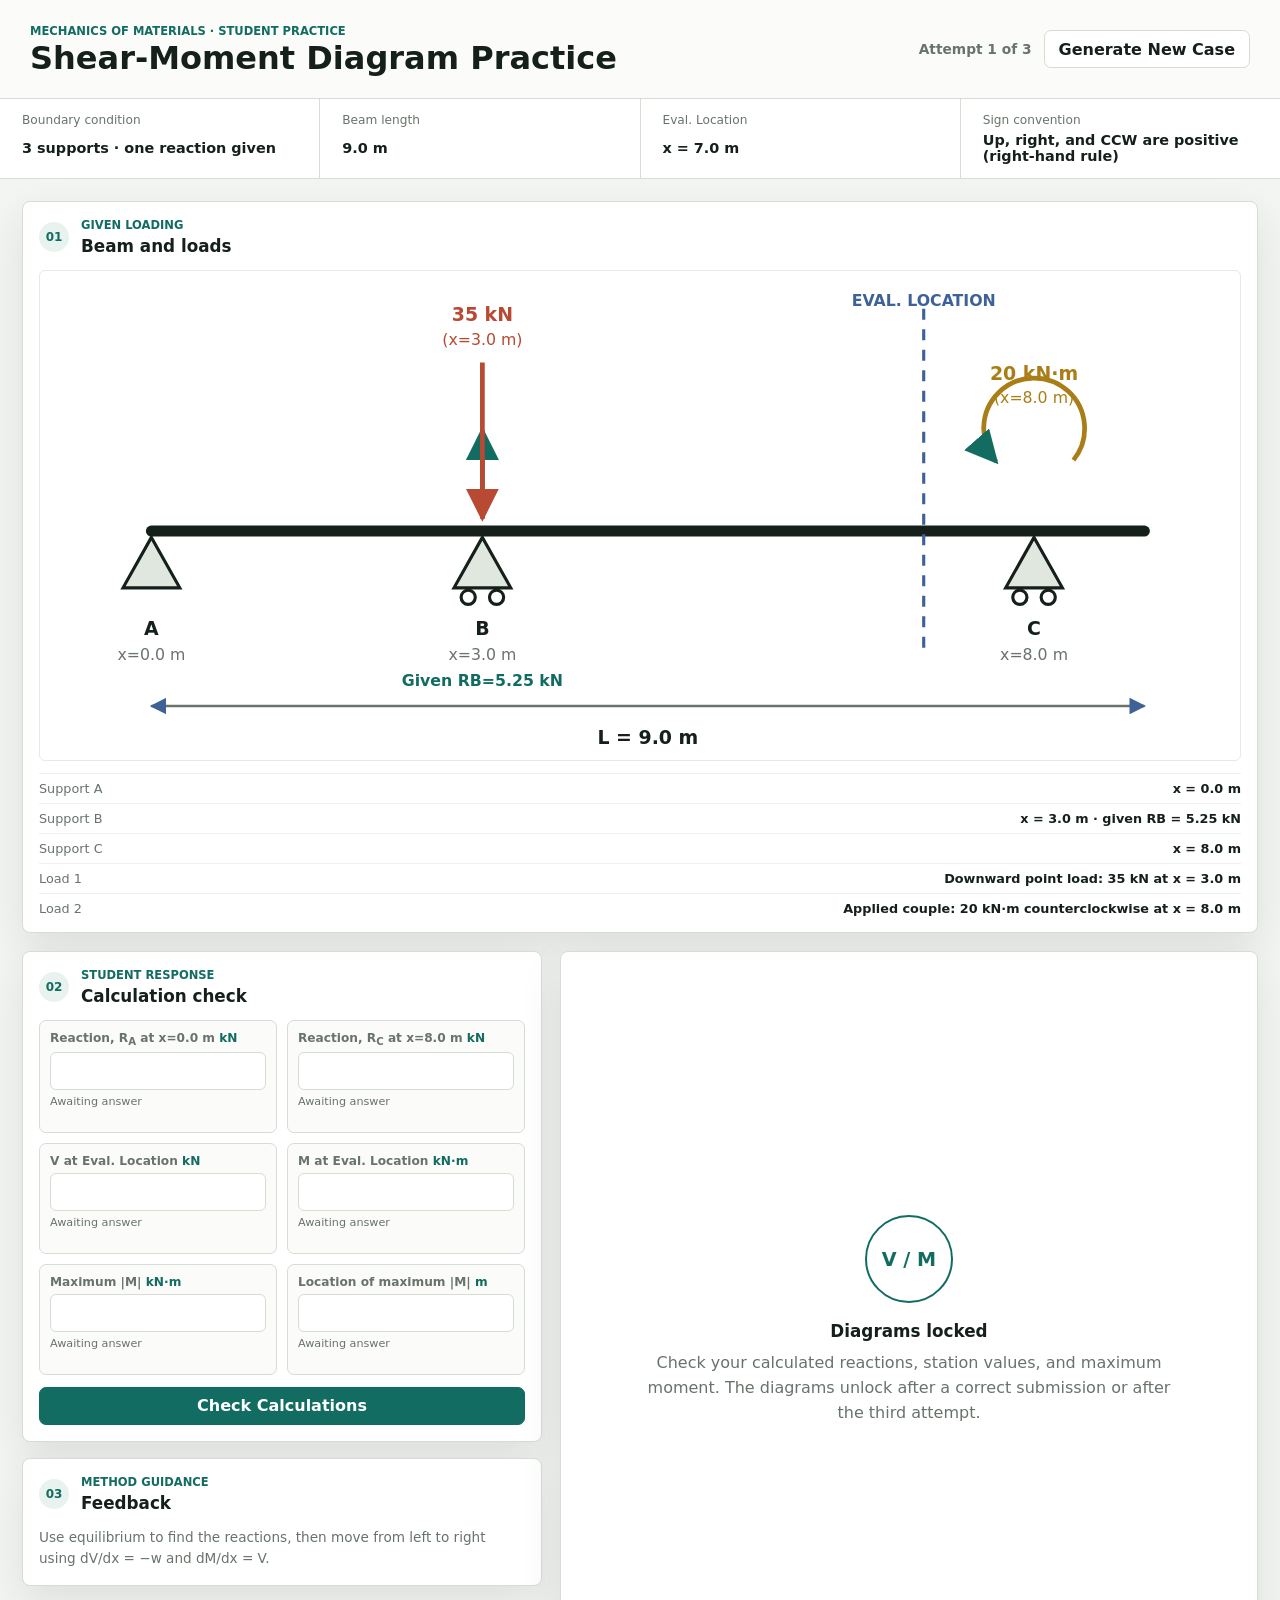
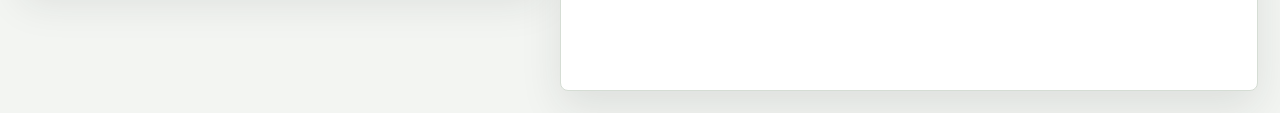
<file: index.html>
<!doctype html>
<html lang="en">
  <head>
    <meta charset="utf-8" />
    <meta name="viewport" content="width=device-width, initial-scale=1" />
    <meta name="description" content="Randomized shear-force and bending-moment student practice." />
    <title>Shear-Moment Practice</title>
    <link rel="stylesheet" href="styles.css" />
  </head>
  <body>
    <main class="app-shell">
      <header class="topbar">
        <div>
          <p class="eyebrow">Mechanics of materials · student practice</p>
          <h1>Shear-Moment Diagram Practice</h1>
        </div>
        <div class="top-actions">
          <span id="attemptStatus" class="attempt-status">Attempt 1 of 3</span>
          <button id="newCaseButton" type="button">Generate New Case</button>
        </div>
      </header>

      <section class="problem-band">
        <div>
          <span>Boundary condition</span>
          <strong id="supportDescription">Pin/roller supports</strong>
        </div>
        <div>
          <span>Beam length</span>
          <strong id="beamLength">0 m</strong>
        </div>
        <div>
          <span>Eval. Location</span>
          <strong id="stationValue">x = 0 m</strong>
        </div>
        <div>
          <span>Sign convention</span>
          <strong>Up, right, and CCW are positive (right-hand rule)</strong>
        </div>
      </section>

      <section class="workspace-grid">
       <section class="panel problem-panel-wide">
          <div class="section-heading">
            <span>01</span>
            <div>
              <p>Given loading</p>
              <h2>Beam and loads</h2>
            </div>
          </div>
          <svg id="problemDiagram" class="diagram" viewBox="0 0 760 310" role="img" aria-label="Random beam loading problem"></svg>
          <div id="loadList" class="load-list"></div>
        </section>

        <aside class="student-column">
          <section class="panel">
            <div class="section-heading">
              <span>02</span>
              <div>
                <p>Student response</p>
                <h2>Calculation check</h2>
              </div>
            </div>

            <div class="answer-grid">
              <label id="fieldRA">
                <span id="labelRA">Reaction, R<sub>A</sub> <b>kN</b></span>
                <input id="answerRA" type="text" inputmode="decimal" autocomplete="off" />
                <small id="feedbackRA">Awaiting answer</small>
              </label>
              <label id="fieldRB">
                <span id="labelRB">Reaction, R<sub>B</sub> <b>kN</b></span>
                <input id="answerRB" type="text" inputmode="decimal" autocomplete="off" />
                <small id="feedbackRB">Awaiting answer</small>
              </label>
              <label id="fieldRC" class="hidden">
                <span id="labelRC">Reaction, R<sub>C</sub> <b>kN</b></span>
                <input id="answerRC" type="text" inputmode="decimal" autocomplete="off" />
                <small id="feedbackRC">Awaiting answer</small>
              </label>
              <label>
                <span>V at Eval. Location <b>kN</b></span>
                <input id="answerV" type="text" inputmode="decimal" autocomplete="off" />
                <small id="feedbackV">Awaiting answer</small>
              </label>
              <label>
                <span>M at Eval. Location <b>kN·m</b></span>
                <input id="answerM" type="text" inputmode="decimal" autocomplete="off" />
                <small id="feedbackM">Awaiting answer</small>
              </label>
              <label>
                <span>Maximum |M| <b>kN·m</b></span>
                <input id="answerMaxM" type="text" inputmode="decimal" autocomplete="off" />
                <small id="feedbackMaxM">Awaiting answer</small>
              </label>
              <label>
                <span>Location of maximum |M| <b>m</b></span>
                <input id="answerMaxX" type="text" inputmode="decimal" autocomplete="off" />
                <small id="feedbackMaxX">Awaiting answer</small>
              </label>
            </div>

            <button id="checkButton" class="check-button" type="button">Check Calculations</button>
          </section>

          <section class="panel feedback-panel">
            <div class="section-heading">
              <span>03</span>
              <div>
                <p>Method guidance</p>
                <h2>Feedback</h2>
              </div>
            </div>
            <div id="methodFeedback" class="method-feedback">
              Use equilibrium to find the reactions, then move from left to right using dV/dx = -w and dM/dx = V.
            </div>
          </section>
        </aside>

        <section class="solution-column">
          <section id="lockedSolution" class="locked-solution">
            <div class="lock-mark">V / M</div>
            <h2>Diagrams locked</h2>
            <p>Check your calculated reactions, station values, and maximum moment. The diagrams unlock after a correct submission or after the third attempt.</p>
          </section>

          <div id="solutionContent" class="solution-content hidden">
            <section class="summary-strip">
              <div><span>Support reactions</span><strong id="summaryReactions">0 kN</strong></div>
              <div><span>Maximum |M|</span><strong id="summaryMaxM">0 kN·m</strong></div>
              <div><span>At location</span><strong id="summaryMaxX">0 m</strong></div>
            </section>

            <section class="plot-panel">
              <div class="plot-heading">
                <div>
                  <p>Solution</p>
                  <h2>Shear force diagram</h2>
                </div>
                <span>V(x), kN</span>
              </div>
              <svg id="shearPlot" class="plot" viewBox="0 0 900 370" role="img" aria-label="Shear force diagram"></svg>
            </section>

            <section class="plot-panel">
              <div class="plot-heading">
                <div>
                  <p>Solution</p>
                  <h2>Bending moment diagram</h2>
                </div>
                <span>M(x), kN·m</span>
              </div>
              <svg id="momentPlot" class="plot" viewBox="0 0 900 370" role="img" aria-label="Bending moment diagram"></svg>
            </section>
          </div>
        </section>
      </section>
    </main>

    <script src="app.js"></script>
  </body>
</html>
</file>
<file: styles.css>
:root {
  color-scheme: light;
  --paper: #f3f5f2;
  --panel: #ffffff;
  --ink: #15201a;
  --muted: #68736b;
  --line: #d5ddd4;
  --green: #126c61;
  --red: #b84932;
  --blue: #3e6198;
  --gold: #aa7e16;
  --soft-green: #e8f2ee;
  --soft-red: #faece8;
  --shadow: 0 16px 42px rgba(30, 43, 35, 0.1);
}

* {
  box-sizing: border-box;
}

body {
  margin: 0;
  min-width: 320px;
  background: var(--paper);
  color: var(--ink);
  font-family: Inter, ui-sans-serif, system-ui, -apple-system, BlinkMacSystemFont, "Segoe UI", sans-serif;
}

button,
input {
  font: inherit;
}

.app-shell {
  min-height: 100vh;
}

.topbar {
  display: flex;
  align-items: center;
  justify-content: space-between;
  gap: 24px;
  border-bottom: 1px solid var(--line);
  padding: 24px 30px;
  background: #fbfcfa;
}

.eyebrow,
.section-heading p,
.plot-heading p {
  margin: 0 0 4px;
  color: var(--green);
  font-size: 0.72rem;
  font-weight: 800;
  text-transform: uppercase;
}

h1,
h2,
p {
  margin-top: 0;
}

h1 {
  margin-bottom: 0;
  font-size: 2rem;
  line-height: 1;
}

h2 {
  margin-bottom: 0;
  font-size: 1.05rem;
}

.top-actions {
  display: flex;
  align-items: center;
  gap: 12px;
}

button {
  min-height: 38px;
  border: 1px solid var(--line);
  border-radius: 7px;
  padding: 0 14px;
  background: #fff;
  color: var(--ink);
  cursor: pointer;
  font-weight: 750;
}

button:hover {
  border-color: var(--green);
}

button:disabled {
  cursor: default;
  opacity: 0.6;
}

.attempt-status {
  color: var(--muted);
  font-size: 0.86rem;
  font-weight: 750;
}

.problem-band {
  display: grid;
  grid-template-columns: repeat(4, minmax(0, 1fr));
  gap: 1px;
  border-bottom: 1px solid var(--line);
  background: var(--line);
}

.problem-band div {
  display: grid;
  gap: 5px;
  min-height: 72px;
  padding: 14px 22px;
  background: #fff;
}

.problem-band span,
.plot-heading span {
  color: var(--muted);
  font-size: 0.76rem;
}

.problem-band strong {
  font-size: 0.9rem;
}

.workspace-grid {
  display: grid;
  grid-template-columns: minmax(360px, 520px) minmax(0, 1fr);
  gap: 18px;
  padding: 22px;
}

.student-column,
.solution-column,
.solution-content {
  display: flex;
  flex-direction: column;
  gap: 16px;
  min-width: 0;
}

.problem-panel-wide {
  grid-column: 1 / -1;
  min-width: 0;
}

.problem-panel-wide .diagram {
  max-height: 520px;
}

.panel,
.plot-panel,
.summary-strip,
.locked-solution {
  border: 1px solid var(--line);
  border-radius: 8px;
  background: var(--panel);
  box-shadow: var(--shadow);
}

.panel,
.plot-panel {
  padding: 16px;
}

.section-heading,
.plot-heading {
  display: flex;
  align-items: center;
  justify-content: space-between;
  gap: 12px;
  margin-bottom: 14px;
}

.section-heading {
  justify-content: flex-start;
}

.section-heading > span {
  display: grid;
  width: 30px;
  height: 30px;
  place-items: center;
  border-radius: 50%;
  background: var(--soft-green);
  color: var(--green);
  font-size: 0.75rem;
  font-weight: 850;
}

.diagram,
.plot {
  display: block;
  width: 100%;
  border: 1px solid #e5ebe4;
  border-radius: 6px;
  background: #fff;
}

.diagram {
  aspect-ratio: 2.45 / 1;
}

.plot {
  aspect-ratio: 2.45 / 1;
}

.load-list {
  display: grid;
  gap: 7px;
  margin-top: 12px;
}

.load-list div {
  display: flex;
  justify-content: space-between;
  gap: 12px;
  border-top: 1px solid #edf0ec;
  padding-top: 7px;
  color: var(--muted);
  font-size: 0.8rem;
}

.load-list strong {
  color: var(--ink);
}

.answer-grid {
  display: grid;
  grid-template-columns: repeat(2, minmax(0, 1fr));
  gap: 10px;
}

.answer-grid label {
  display: grid;
  gap: 5px;
  border: 1px solid var(--line);
  border-radius: 7px;
  padding: 10px;
  background: #fbfcfa;
}

.answer-grid label > span {
  color: var(--muted);
  font-size: 0.76rem;
  font-weight: 700;
}

.answer-grid b {
  color: var(--green);
}

.answer-grid input {
  width: 100%;
  min-height: 38px;
  border: 1px solid var(--line);
  border-radius: 6px;
  padding: 7px 9px;
  color: var(--ink);
}

.answer-grid input::-webkit-outer-spin-button,
.answer-grid input::-webkit-inner-spin-button {
  margin: 0;
  appearance: none;
}

.answer-grid small {
  min-height: 2.4em;
  color: var(--muted);
  font-size: 0.7rem;
  line-height: 1.3;
}

.answer-grid label.correct {
  border-color: #81b7a4;
  background: var(--soft-green);
}

.answer-grid label.incorrect {
  border-color: #dfa492;
  background: var(--soft-red);
}

.answer-grid label.correct small {
  color: var(--green);
}

.answer-grid label.incorrect small {
  color: var(--red);
}

.check-button {
  width: 100%;
  margin-top: 12px;
  border-color: var(--green);
  background: var(--green);
  color: #fff;
}

.method-feedback {
  color: var(--muted);
  font-size: 0.85rem;
  line-height: 1.55;
}

.method-feedback ul {
  margin: 8px 0 0;
  padding-left: 18px;
}

.method-feedback li + li {
  margin-top: 6px;
}

.locked-solution {
  display: grid;
  min-height: calc(100vh - 160px);
  place-content: center;
  padding: 36px;
  text-align: center;
}

.locked-solution p {
  max-width: 540px;
  margin: 10px auto 0;
  color: var(--muted);
  line-height: 1.55;
}

.lock-mark {
  display: grid;
  width: 88px;
  height: 88px;
  margin: 0 auto 18px;
  place-items: center;
  border: 2px solid var(--green);
  border-radius: 50%;
  color: var(--green);
  font-size: 1.2rem;
  font-weight: 900;
}

.summary-strip {
  display: grid;
  grid-template-columns: repeat(4, minmax(0, 1fr));
  gap: 1px;
  overflow: hidden;
  background: var(--line);
}

.summary-strip div {
  display: grid;
  gap: 5px;
  padding: 14px;
  background: #fff;
}

.summary-strip span {
  color: var(--muted);
  font-size: 0.75rem;
}

.summary-strip strong {
  font-size: 1rem;
}

.hidden {
  display: none !important;
}

@media (max-width: 1050px) {
  .workspace-grid {
    grid-template-columns: 1fr;
  }

  .locked-solution {
    min-height: 420px;
  }
}

@media (max-width: 700px) {
  .topbar,
  .top-actions {
    align-items: flex-start;
    flex-direction: column;
  }

  .problem-band,
  .summary-strip,
  .answer-grid {
    grid-template-columns: 1fr;
  }

  .workspace-grid {
    padding: 14px;
  }
}
</file>
